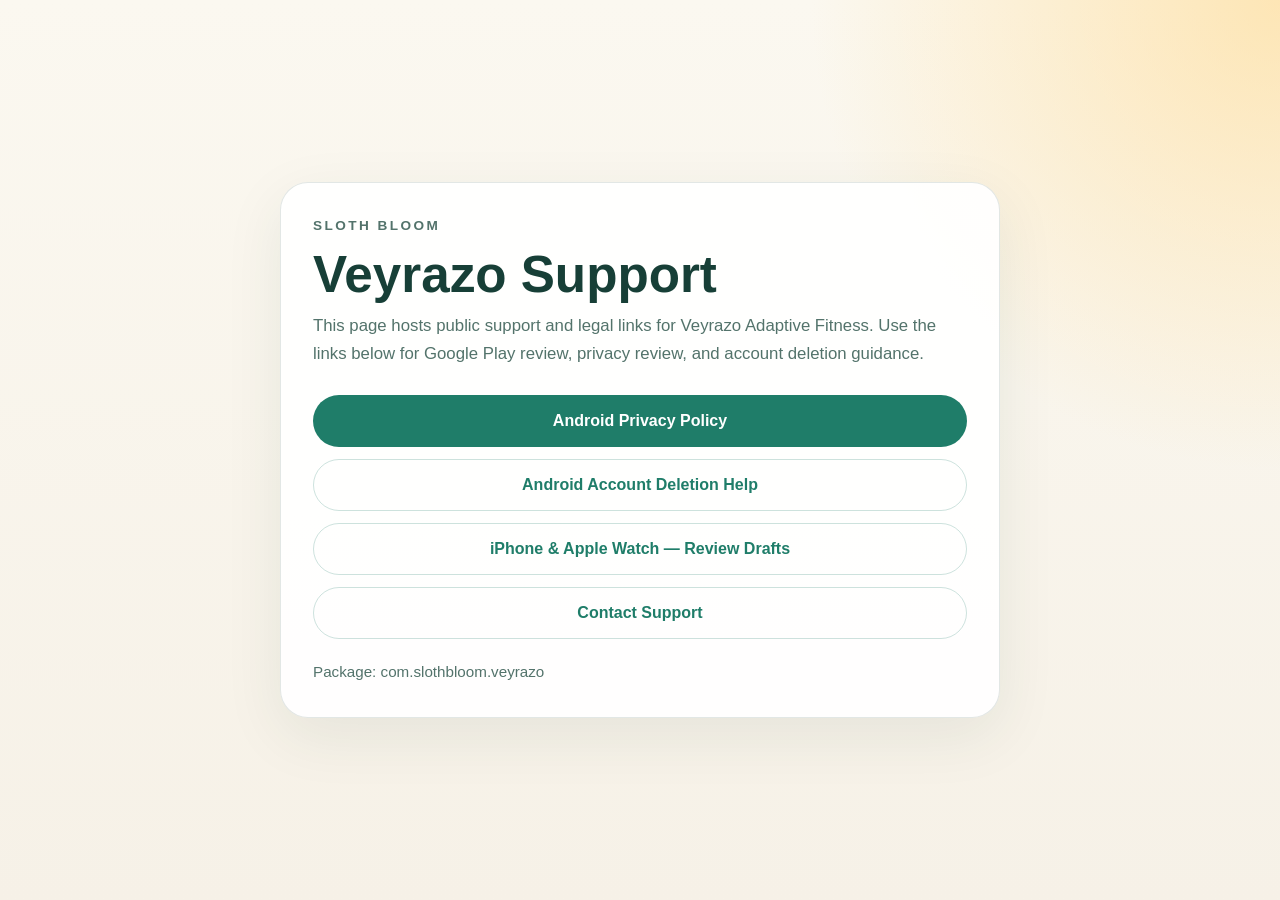
<file: index.html>
<!DOCTYPE html>
<html lang="en">
<head>
    <meta charset="utf-8">
    <meta name="viewport" content="width=device-width, initial-scale=1">
    <title>Veyrazo Support</title>
    <style>
        :root {
            color-scheme: light;
            --bg: #f6f1e7;
            --card: rgba(255, 255, 255, 0.92);
            --text: #173f37;
            --muted: #53736b;
            --accent: #1f7d69;
            --border: rgba(23, 63, 55, 0.12);
        }

        * { box-sizing: border-box; }

        body {
            margin: 0;
            min-height: 100vh;
            font-family: "Segoe UI", Arial, sans-serif;
            color: var(--text);
            background:
                radial-gradient(circle at top right, rgba(255, 220, 150, 0.65), transparent 30%),
                linear-gradient(180deg, #fbf8f0 0%, var(--bg) 100%);
            display: grid;
            place-items: center;
            padding: 24px;
        }

        .card {
            width: min(720px, 100%);
            background: var(--card);
            border: 1px solid var(--border);
            border-radius: 28px;
            padding: 32px;
            box-shadow: 0 18px 60px rgba(23, 63, 55, 0.08);
        }

        .eyebrow {
            margin: 0 0 12px;
            font-size: 0.85rem;
            letter-spacing: 0.18em;
            text-transform: uppercase;
            color: var(--muted);
            font-weight: 700;
        }

        h1 {
            margin: 0 0 12px;
            font-size: clamp(2rem, 5vw, 3.2rem);
            line-height: 0.98;
        }

        p {
            margin: 0;
            font-size: 1.05rem;
            line-height: 1.65;
            color: var(--muted);
        }

        .actions {
            display: grid;
            gap: 12px;
            margin-top: 28px;
        }

        a.button {
            display: inline-flex;
            justify-content: center;
            align-items: center;
            min-height: 52px;
            padding: 0 18px;
            border-radius: 999px;
            background: var(--accent);
            color: white;
            text-decoration: none;
            font-weight: 700;
        }

        a.secondary {
            background: transparent;
            color: var(--accent);
            border: 1px solid rgba(31, 125, 105, 0.22);
        }

        .meta {
            margin-top: 20px;
            font-size: 0.95rem;
            color: var(--muted);
        }
    </style>
</head>
<body>
<main class="card">
    <p class="eyebrow">Sloth Bloom</p>
    <h1>Veyrazo Support</h1>
    <p>
        This page hosts public support and legal links for Veyrazo Adaptive Fitness.
        Use the links below for Google Play review, privacy review, and account deletion guidance.
    </p>

    <div class="actions">
        <a class="button" href="privacy-policy.html">Android Privacy Policy</a>
        <a class="button secondary" href="delete-account.html">Android Account Deletion Help</a>
        <a class="button secondary" href="ios.html">iPhone &amp; Apple Watch — Review Drafts</a>
        <a class="button secondary" href="mailto:veyrazo.review@gmail.com?subject=Veyrazo%20support">Contact Support</a>
    </div>
    <p class="meta">Package: com.slothbloom.veyrazo</p>
</main>
</body>
</html>
</file>
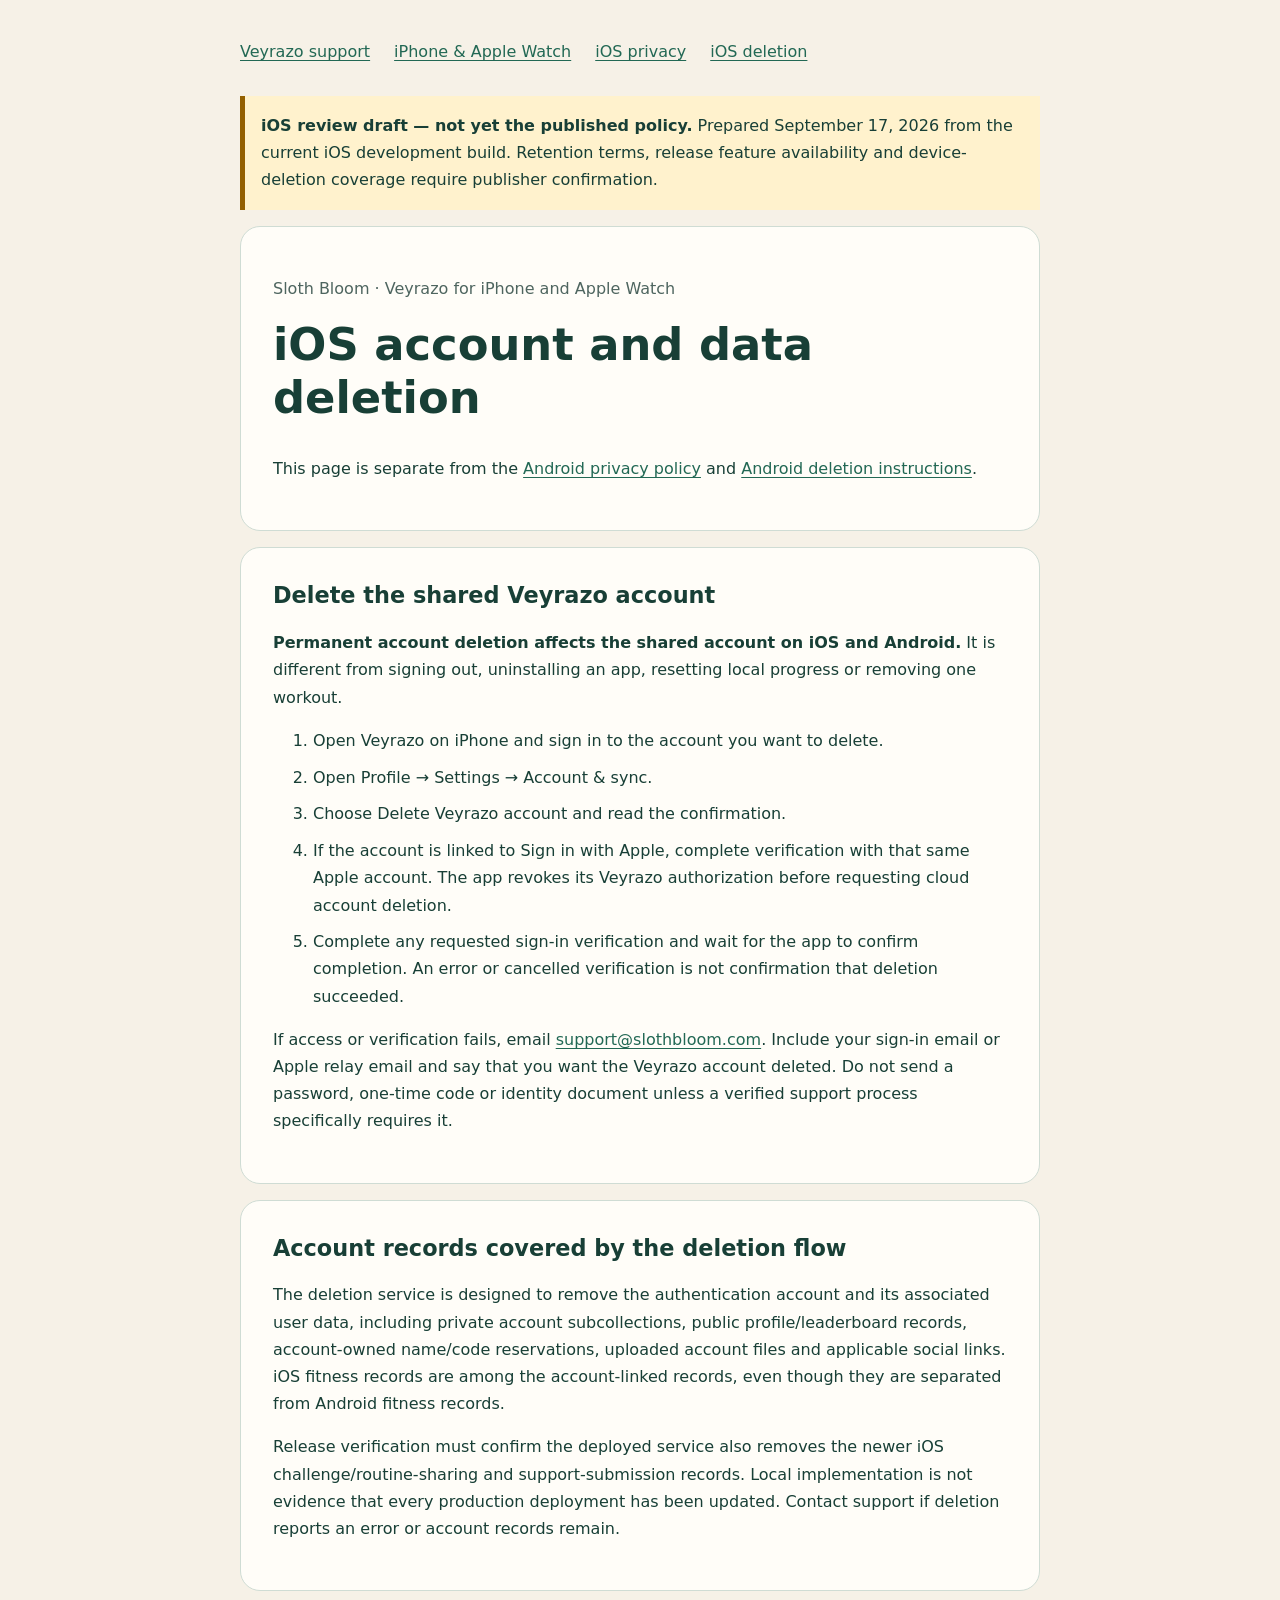
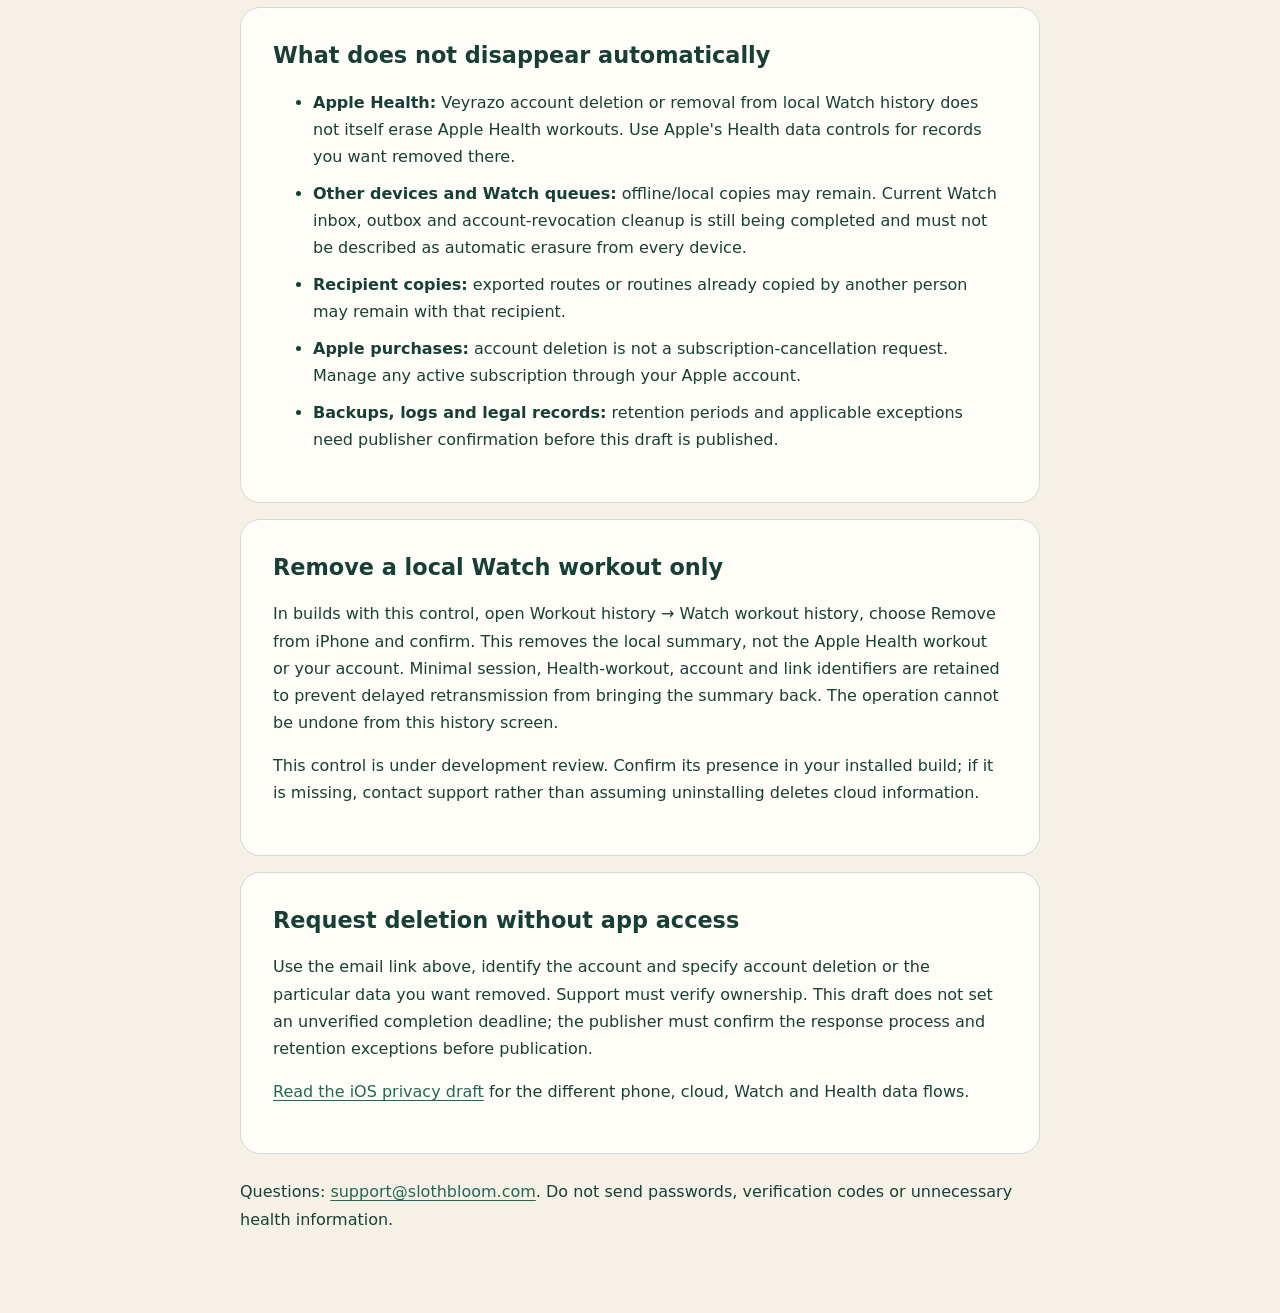
<file: delete-account-ios.html>
<!doctype html>
<html lang="en"><head><meta charset="utf-8"><meta name="viewport" content="width=device-width, initial-scale=1"><meta name="robots" content="noindex"><title>iOS account and data deletion | Veyrazo iOS</title><link rel="stylesheet" href="ios-legal.css"></head>
<body><main><nav aria-label="Policy navigation"><a href="index.html">Veyrazo support</a><a href="ios.html">iPhone &amp; Apple Watch</a><a href="privacy-policy-ios.html">iOS privacy</a><a href="delete-account-ios.html">iOS deletion</a></nav>
<p class="notice"><strong>iOS review draft — not yet the published policy.</strong> Prepared September 17, 2026 from the current iOS development build. Retention terms, release feature availability and device-deletion coverage require publisher confirmation.</p>
<header><p class="meta">Sloth Bloom · Veyrazo for iPhone and Apple Watch</p><h1>iOS account and data deletion</h1><p>This page is separate from the <a href="privacy-policy.html">Android privacy policy</a> and <a href="delete-account.html">Android deletion instructions</a>.</p></header>

<section><h2>Delete the shared Veyrazo account</h2><p><strong>Permanent account deletion affects the shared account on iOS and Android.</strong> It is different from signing out, uninstalling an app, resetting local progress or removing one workout.</p><ol><li>Open Veyrazo on iPhone and sign in to the account you want to delete.</li><li>Open Profile → Settings → Account &amp; sync.</li><li>Choose Delete Veyrazo account and read the confirmation.</li><li>If the account is linked to Sign in with Apple, complete verification with that same Apple account. The app revokes its Veyrazo authorization before requesting cloud account deletion.</li><li>Complete any requested sign-in verification and wait for the app to confirm completion. An error or cancelled verification is not confirmation that deletion succeeded.</li></ol><p>If access or verification fails, email <a href="mailto:support@slothbloom.com?subject=Veyrazo%20iOS%20account%20deletion">support@slothbloom.com</a>. Include your sign-in email or Apple relay email and say that you want the Veyrazo account deleted. Do not send a password, one-time code or identity document unless a verified support process specifically requires it.</p></section>
<section><h2>Account records covered by the deletion flow</h2><p>The deletion service is designed to remove the authentication account and its associated user data, including private account subcollections, public profile/leaderboard records, account-owned name/code reservations, uploaded account files and applicable social links. iOS fitness records are among the account-linked records, even though they are separated from Android fitness records.</p><p>Release verification must confirm the deployed service also removes the newer iOS challenge/routine-sharing and support-submission records. Local implementation is not evidence that every production deployment has been updated. Contact support if deletion reports an error or account records remain.</p></section>
<section><h2>What does not disappear automatically</h2><ul><li><strong>Apple Health:</strong> Veyrazo account deletion or removal from local Watch history does not itself erase Apple Health workouts. Use Apple's Health data controls for records you want removed there.</li><li><strong>Other devices and Watch queues:</strong> offline/local copies may remain. Current Watch inbox, outbox and account-revocation cleanup is still being completed and must not be described as automatic erasure from every device.</li><li><strong>Recipient copies:</strong> exported routes or routines already copied by another person may remain with that recipient.</li><li><strong>Apple purchases:</strong> account deletion is not a subscription-cancellation request. Manage any active subscription through your Apple account.</li><li><strong>Backups, logs and legal records:</strong> retention periods and applicable exceptions need publisher confirmation before this draft is published.</li></ul></section>
<section><h2>Remove a local Watch workout only</h2><p>In builds with this control, open Workout history → Watch workout history, choose Remove from iPhone and confirm. This removes the local summary, not the Apple Health workout or your account. Minimal session, Health-workout, account and link identifiers are retained to prevent delayed retransmission from bringing the summary back. The operation cannot be undone from this history screen.</p><p>This control is under development review. Confirm its presence in your installed build; if it is missing, contact support rather than assuming uninstalling deletes cloud information.</p></section>
<section><h2>Request deletion without app access</h2><p>Use the email link above, identify the account and specify account deletion or the particular data you want removed. Support must verify ownership. This draft does not set an unverified completion deadline; the publisher must confirm the response process and retention exceptions before publication.</p><p><a href="privacy-policy-ios.html">Read the iOS privacy draft</a> for the different phone, cloud, Watch and Health data flows.</p></section>
<footer><p>Questions: <a href="mailto:support@slothbloom.com">support@slothbloom.com</a>. Do not send passwords, verification codes or unnecessary health information.</p></footer></main></body></html>
</file>
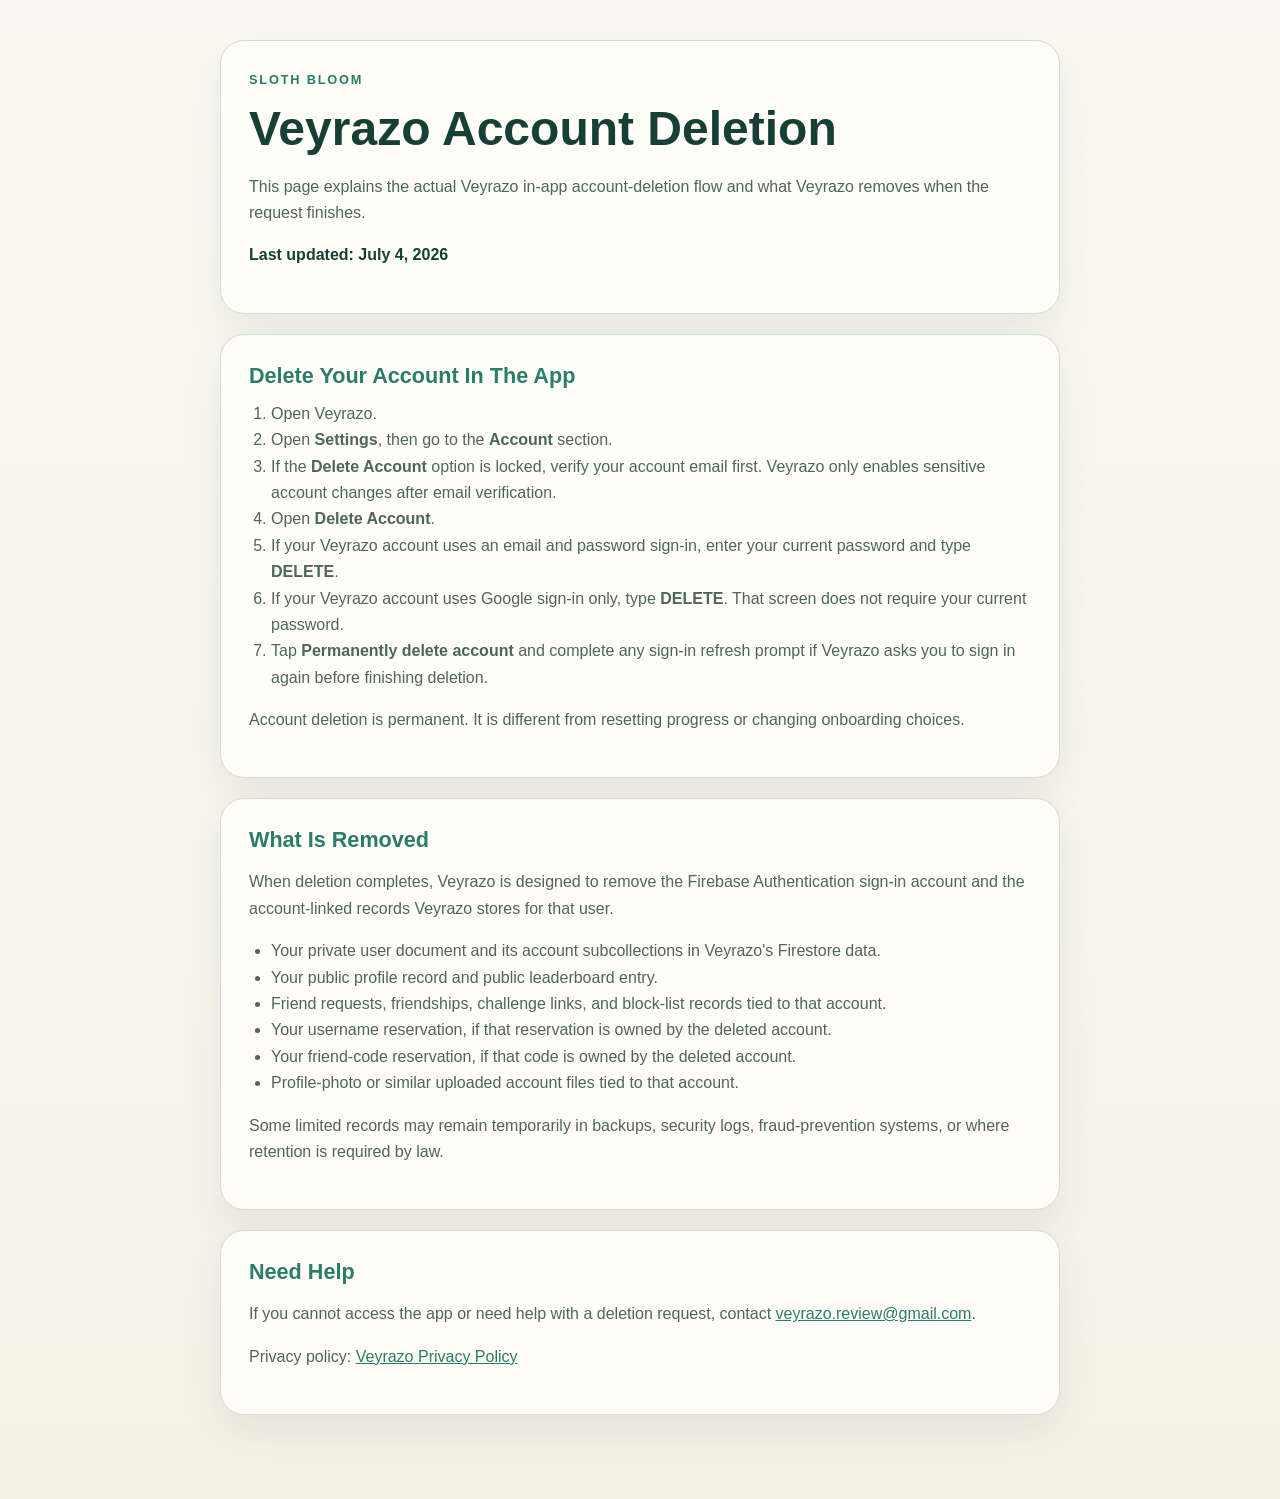
<file: delete-account.html>
<!DOCTYPE html>
<html lang="en">
<head>
    <meta charset="utf-8">
    <meta name="viewport" content="width=device-width, initial-scale=1">
    <title>Veyrazo Account Deletion</title>
    <style>
        :root {
            color-scheme: light;
            --bg: #f6f1e7;
            --card: #fffdf8;
            --ink: #183f36;
            --muted: #4e655f;
            --line: #cfdcd4;
            --accent: #2a7d69;
        }
        * { box-sizing: border-box; }
        body {
            margin: 0;
            font-family: "Segoe UI", Arial, sans-serif;
            line-height: 1.65;
            background: linear-gradient(180deg, #fbf8f1 0%, var(--bg) 100%);
            color: var(--ink);
        }
        main {
            max-width: 880px;
            margin: 0 auto;
            padding: 40px 20px 64px;
        }
        section {
            background: rgba(255, 253, 248, 0.96);
            border: 1px solid var(--line);
            border-radius: 24px;
            padding: 28px;
            box-shadow: 0 18px 40px rgba(24, 63, 54, 0.08);
            margin-bottom: 20px;
        }
        h1, h2 { margin: 0 0 12px; line-height: 1.2; }
        h1 { font-size: clamp(2rem, 5vw, 3rem); }
        h2 { font-size: 1.35rem; color: var(--accent); }
        p, li { color: var(--muted); font-size: 1rem; }
        ul, ol { margin: 10px 0 0 22px; padding: 0; }
        a { color: var(--accent); }
        .eyebrow {
            text-transform: uppercase;
            letter-spacing: 0.14em;
            font-size: 0.8rem;
            font-weight: 700;
            color: var(--accent);
            margin-bottom: 10px;
        }
        .updated {
            margin-top: 16px;
            font-weight: 600;
            color: var(--ink);
        }
    </style>
</head>
<body>
<main>
    <section>
        <div class="eyebrow">Sloth Bloom</div>
        <h1>Veyrazo Account Deletion</h1>
        <p>This page explains the actual Veyrazo in-app account-deletion flow and what Veyrazo removes when the request finishes.</p>
        <p class="updated">Last updated: July 4, 2026</p>
    </section>

    <section>
        <h2>Delete Your Account In The App</h2>
        <ol>
            <li>Open Veyrazo.</li>
            <li>Open <strong>Settings</strong>, then go to the <strong>Account</strong> section.</li>
            <li>If the <strong>Delete Account</strong> option is locked, verify your account email first. Veyrazo only enables sensitive account changes after email verification.</li>
            <li>Open <strong>Delete Account</strong>.</li>
            <li>If your Veyrazo account uses an email and password sign-in, enter your current password and type <strong>DELETE</strong>.</li>
            <li>If your Veyrazo account uses Google sign-in only, type <strong>DELETE</strong>. That screen does not require your current password.</li>
            <li>Tap <strong>Permanently delete account</strong> and complete any sign-in refresh prompt if Veyrazo asks you to sign in again before finishing deletion.</li>
        </ol>
        <p>Account deletion is permanent. It is different from resetting progress or changing onboarding choices.</p>
    </section>

    <section>
        <h2>What Is Removed</h2>
        <p>When deletion completes, Veyrazo is designed to remove the Firebase Authentication sign-in account and the account-linked records Veyrazo stores for that user.</p>
        <ul>
            <li>Your private user document and its account subcollections in Veyrazo's Firestore data.</li>
            <li>Your public profile record and public leaderboard entry.</li>
            <li>Friend requests, friendships, challenge links, and block-list records tied to that account.</li>
            <li>Your username reservation, if that reservation is owned by the deleted account.</li>
            <li>Your friend-code reservation, if that code is owned by the deleted account.</li>
            <li>Profile-photo or similar uploaded account files tied to that account.</li>
        </ul>
        <p>Some limited records may remain temporarily in backups, security logs, fraud-prevention systems, or where retention is required by law.</p>
    </section>

    <section>
        <h2>Need Help</h2>
        <p>If you cannot access the app or need help with a deletion request, contact <a href="mailto:veyrazo.review@gmail.com">veyrazo.review@gmail.com</a>.</p>
        <p>Privacy policy: <a href="privacy-policy.html">Veyrazo Privacy Policy</a></p>
    </section>
</main>
</body>
</html>
</file>
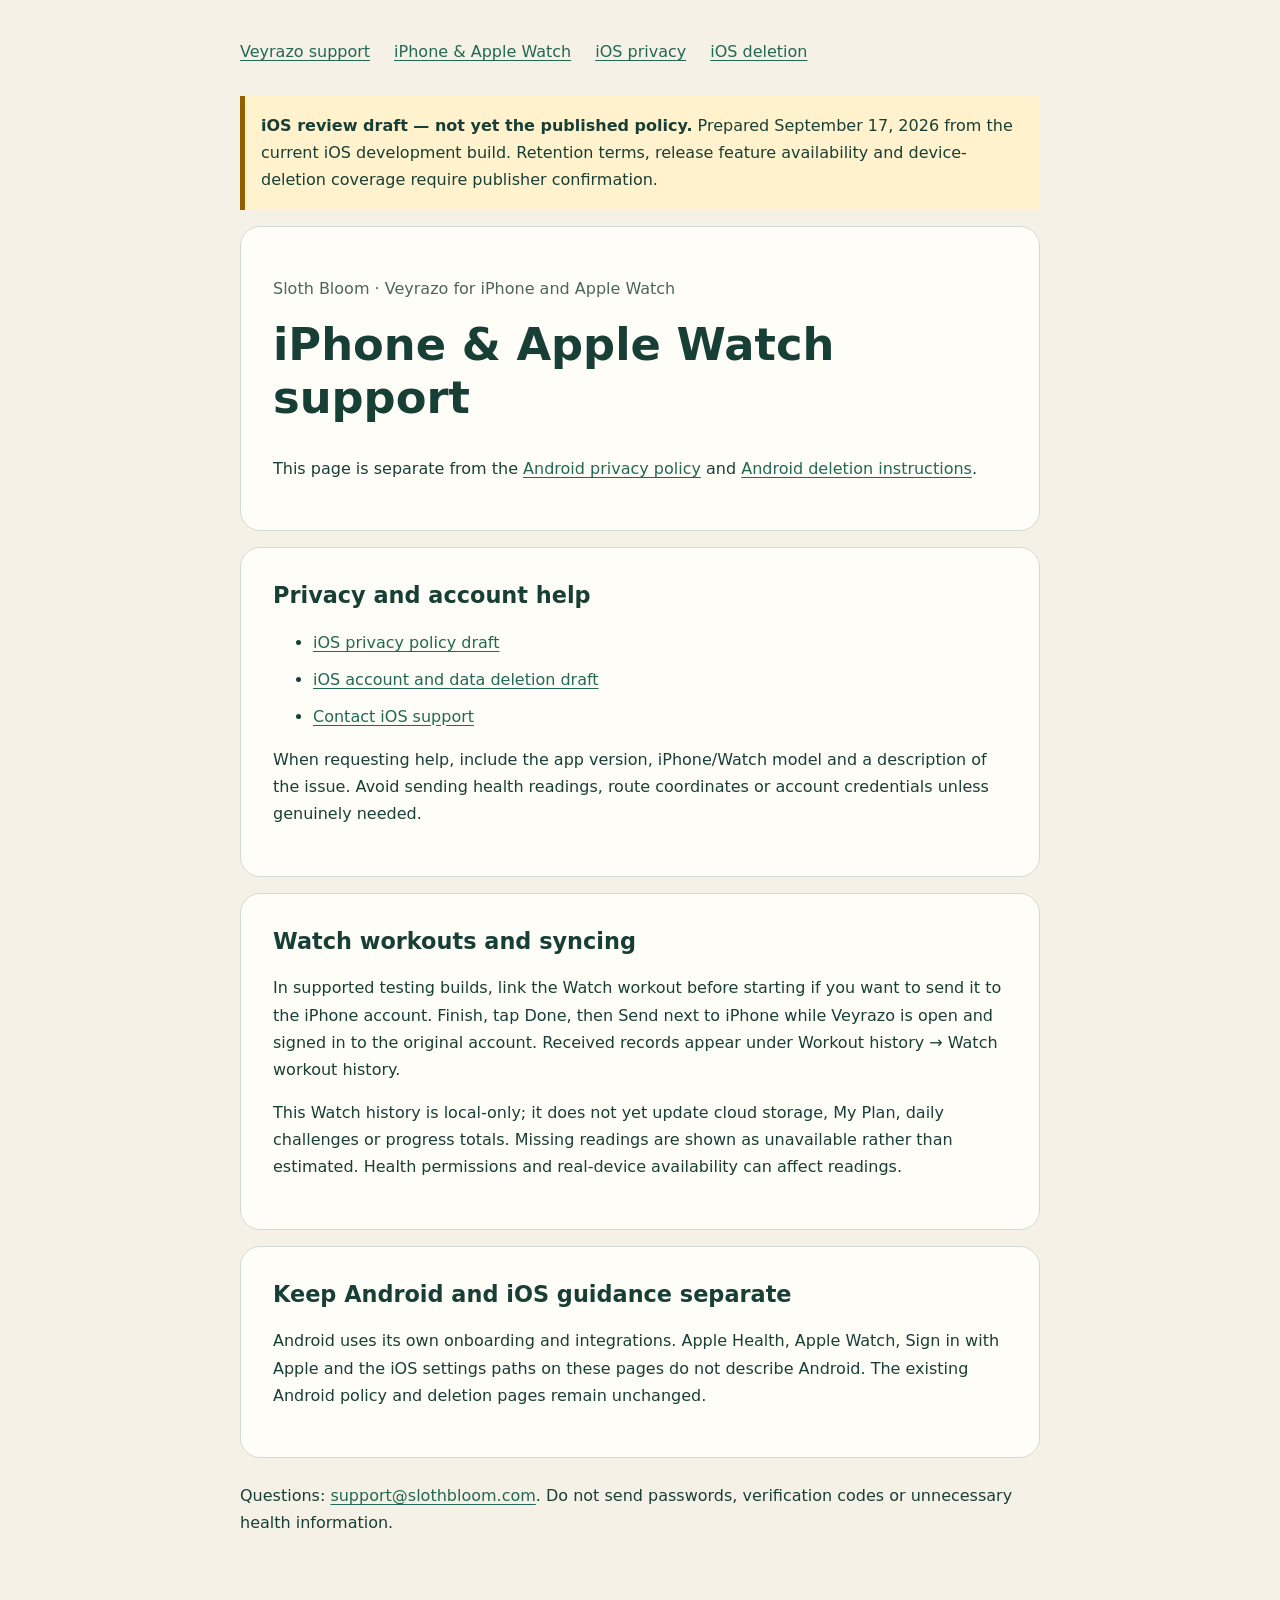
<file: ios.html>
<!doctype html>
<html lang="en"><head><meta charset="utf-8"><meta name="viewport" content="width=device-width, initial-scale=1"><meta name="robots" content="noindex"><title>iPhone &amp; Apple Watch support | Veyrazo iOS</title><link rel="stylesheet" href="ios-legal.css"></head>
<body><main><nav aria-label="Policy navigation"><a href="index.html">Veyrazo support</a><a href="ios.html">iPhone &amp; Apple Watch</a><a href="privacy-policy-ios.html">iOS privacy</a><a href="delete-account-ios.html">iOS deletion</a></nav>
<p class="notice"><strong>iOS review draft — not yet the published policy.</strong> Prepared September 17, 2026 from the current iOS development build. Retention terms, release feature availability and device-deletion coverage require publisher confirmation.</p>
<header><p class="meta">Sloth Bloom · Veyrazo for iPhone and Apple Watch</p><h1>iPhone &amp; Apple Watch support</h1><p>This page is separate from the <a href="privacy-policy.html">Android privacy policy</a> and <a href="delete-account.html">Android deletion instructions</a>.</p></header>

<section><h2>Privacy and account help</h2><ul><li><a href="privacy-policy-ios.html">iOS privacy policy draft</a></li><li><a href="delete-account-ios.html">iOS account and data deletion draft</a></li><li><a href="mailto:support@slothbloom.com?subject=Veyrazo%20iOS%20support">Contact iOS support</a></li></ul><p>When requesting help, include the app version, iPhone/Watch model and a description of the issue. Avoid sending health readings, route coordinates or account credentials unless genuinely needed.</p></section>
<section><h2>Watch workouts and syncing</h2><p>In supported testing builds, link the Watch workout before starting if you want to send it to the iPhone account. Finish, tap Done, then Send next to iPhone while Veyrazo is open and signed in to the original account. Received records appear under Workout history → Watch workout history.</p><p>This Watch history is local-only; it does not yet update cloud storage, My Plan, daily challenges or progress totals. Missing readings are shown as unavailable rather than estimated. Health permissions and real-device availability can affect readings.</p></section>
<section><h2>Keep Android and iOS guidance separate</h2><p>Android uses its own onboarding and integrations. Apple Health, Apple Watch, Sign in with Apple and the iOS settings paths on these pages do not describe Android. The existing Android policy and deletion pages remain unchanged.</p></section>
<footer><p>Questions: <a href="mailto:support@slothbloom.com">support@slothbloom.com</a>. Do not send passwords, verification codes or unnecessary health information.</p></footer></main></body></html>
</file>
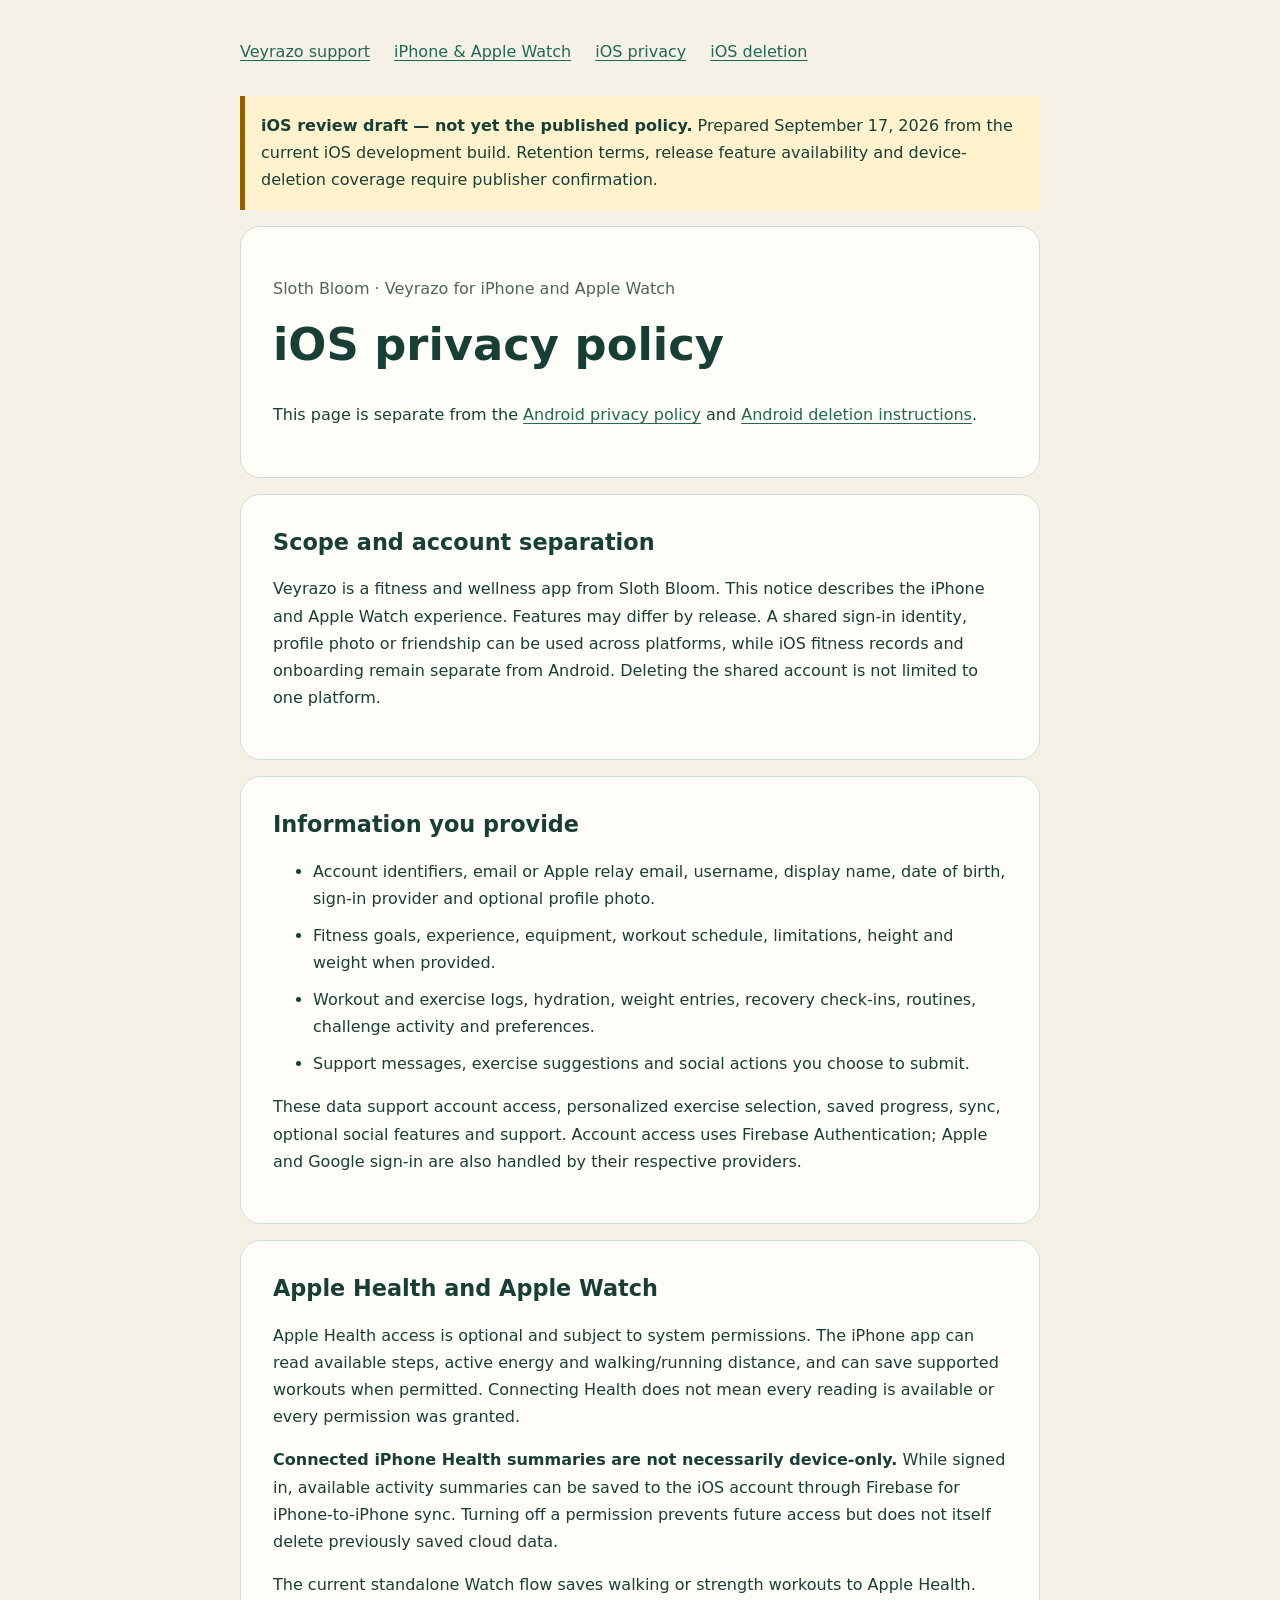
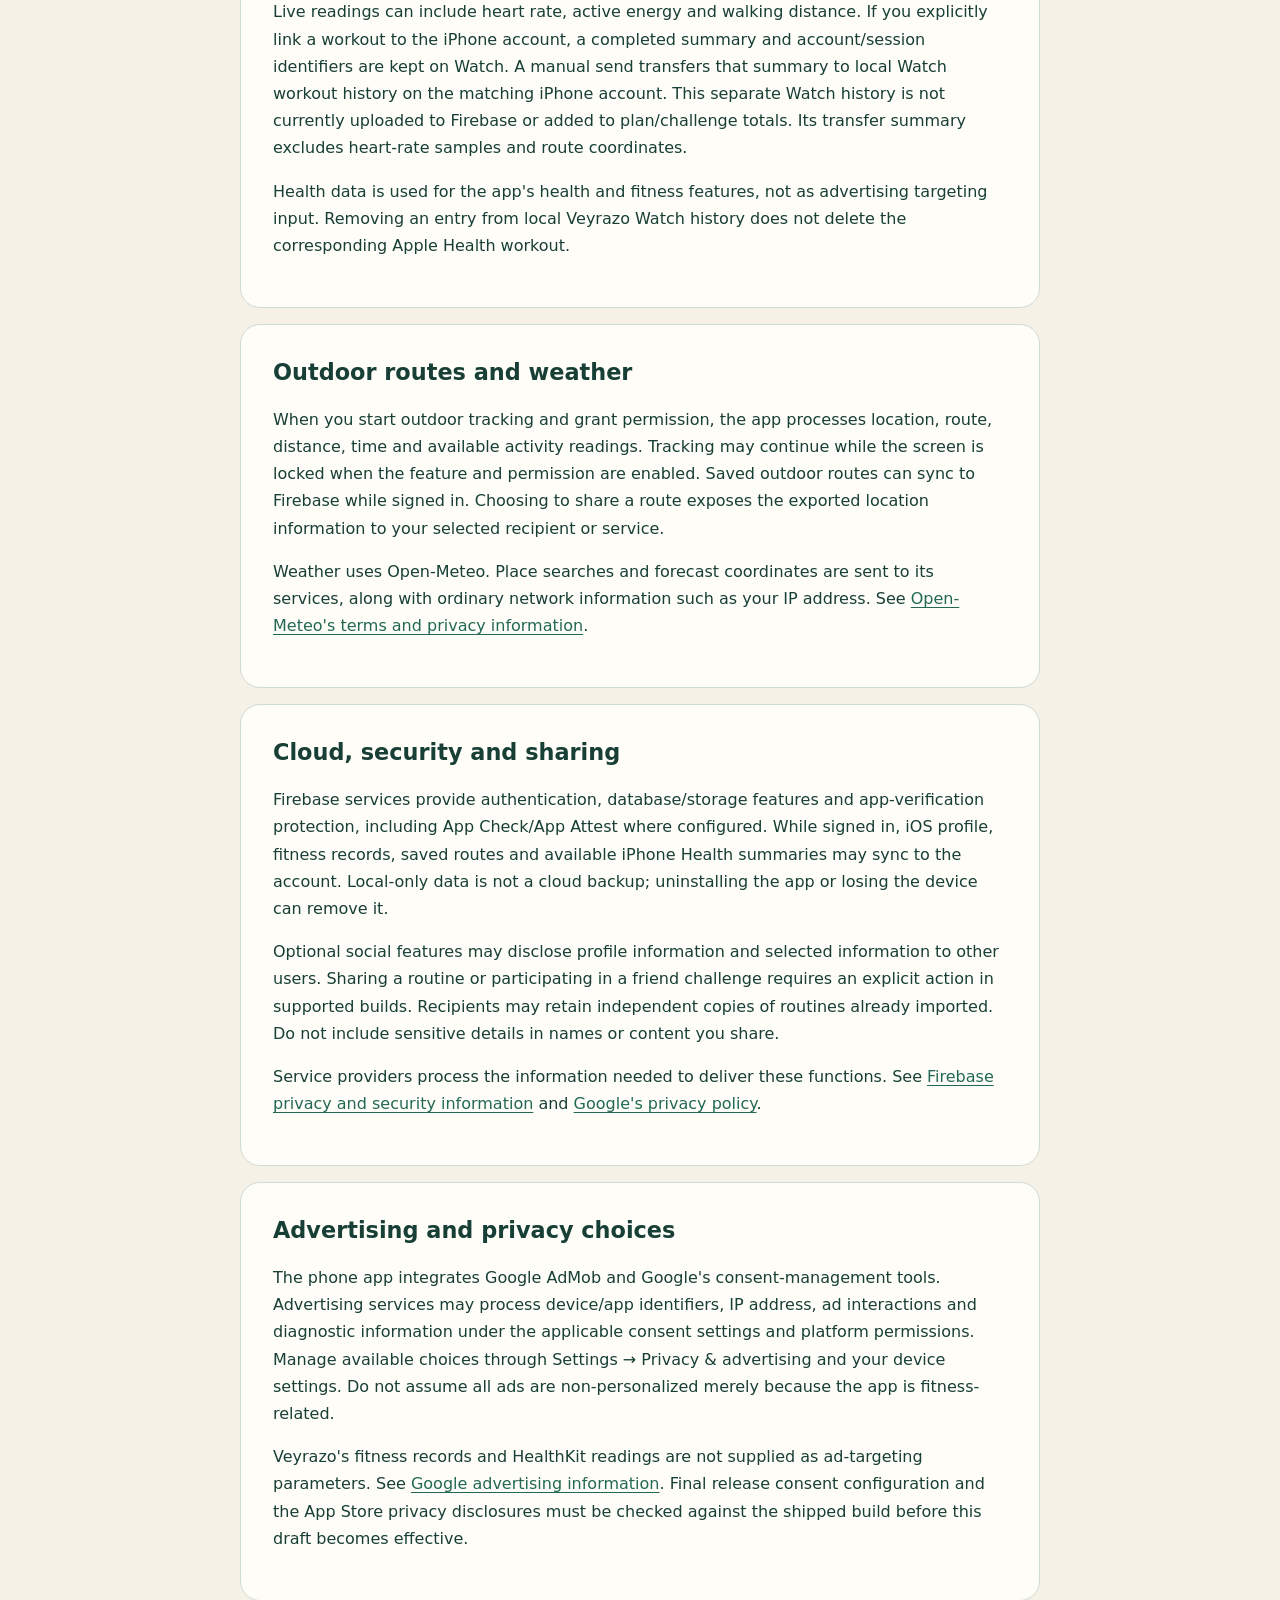
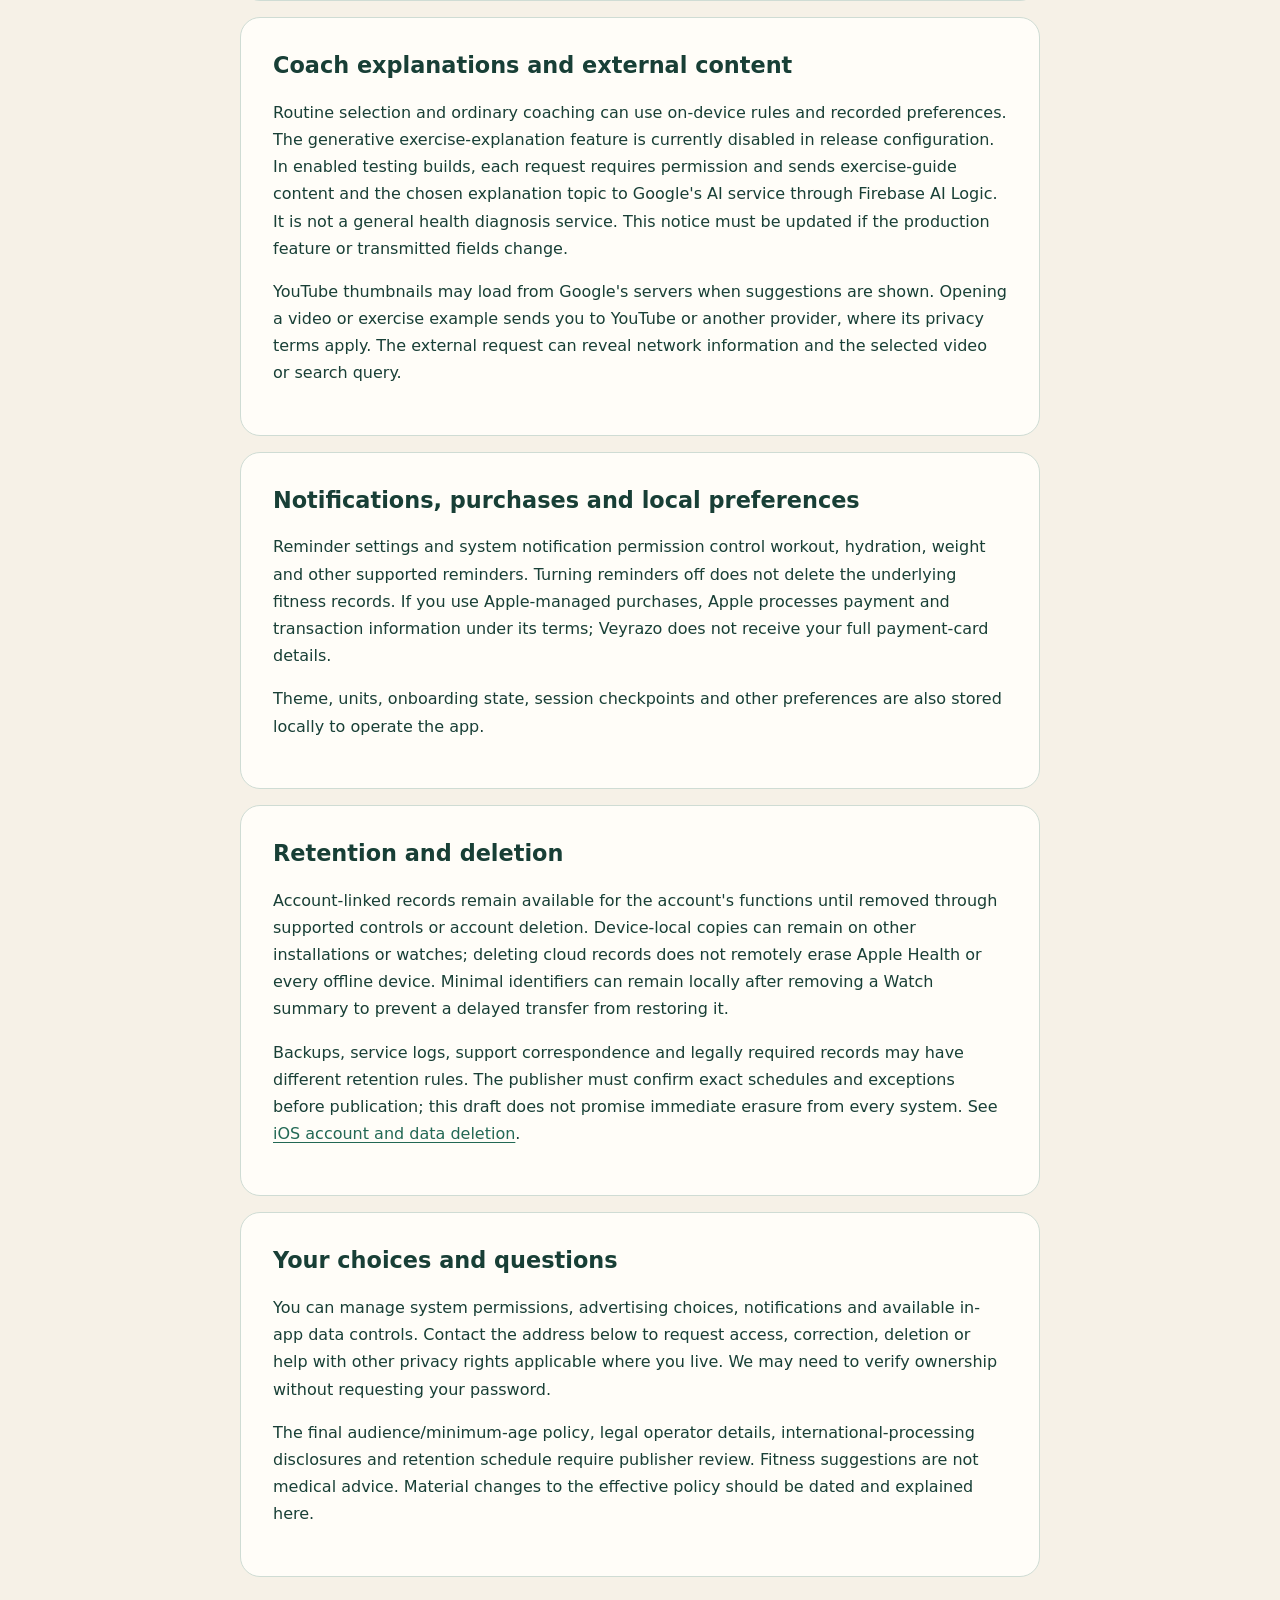
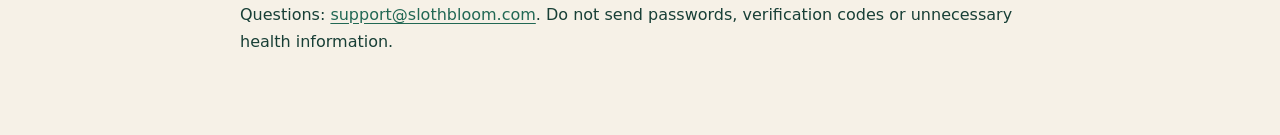
<file: privacy-policy-ios.html>
<!doctype html>
<html lang="en"><head><meta charset="utf-8"><meta name="viewport" content="width=device-width, initial-scale=1"><meta name="robots" content="noindex"><title>iOS privacy policy | Veyrazo iOS</title><link rel="stylesheet" href="ios-legal.css"></head>
<body><main><nav aria-label="Policy navigation"><a href="index.html">Veyrazo support</a><a href="ios.html">iPhone &amp; Apple Watch</a><a href="privacy-policy-ios.html">iOS privacy</a><a href="delete-account-ios.html">iOS deletion</a></nav>
<p class="notice"><strong>iOS review draft — not yet the published policy.</strong> Prepared September 17, 2026 from the current iOS development build. Retention terms, release feature availability and device-deletion coverage require publisher confirmation.</p>
<header><p class="meta">Sloth Bloom · Veyrazo for iPhone and Apple Watch</p><h1>iOS privacy policy</h1><p>This page is separate from the <a href="privacy-policy.html">Android privacy policy</a> and <a href="delete-account.html">Android deletion instructions</a>.</p></header>

<section><h2>Scope and account separation</h2><p>Veyrazo is a fitness and wellness app from Sloth Bloom. This notice describes the iPhone and Apple Watch experience. Features may differ by release. A shared sign-in identity, profile photo or friendship can be used across platforms, while iOS fitness records and onboarding remain separate from Android. Deleting the shared account is not limited to one platform.</p></section>
<section><h2>Information you provide</h2><ul><li>Account identifiers, email or Apple relay email, username, display name, date of birth, sign-in provider and optional profile photo.</li><li>Fitness goals, experience, equipment, workout schedule, limitations, height and weight when provided.</li><li>Workout and exercise logs, hydration, weight entries, recovery check-ins, routines, challenge activity and preferences.</li><li>Support messages, exercise suggestions and social actions you choose to submit.</li></ul><p>These data support account access, personalized exercise selection, saved progress, sync, optional social features and support. Account access uses Firebase Authentication; Apple and Google sign-in are also handled by their respective providers.</p></section>
<section><h2>Apple Health and Apple Watch</h2><p>Apple Health access is optional and subject to system permissions. The iPhone app can read available steps, active energy and walking/running distance, and can save supported workouts when permitted. Connecting Health does not mean every reading is available or every permission was granted.</p><p><strong>Connected iPhone Health summaries are not necessarily device-only.</strong> While signed in, available activity summaries can be saved to the iOS account through Firebase for iPhone-to-iPhone sync. Turning off a permission prevents future access but does not itself delete previously saved cloud data.</p><p>The current standalone Watch flow saves walking or strength workouts to Apple Health. Live readings can include heart rate, active energy and walking distance. If you explicitly link a workout to the iPhone account, a completed summary and account/session identifiers are kept on Watch. A manual send transfers that summary to local Watch workout history on the matching iPhone account. This separate Watch history is not currently uploaded to Firebase or added to plan/challenge totals. Its transfer summary excludes heart-rate samples and route coordinates.</p><p>Health data is used for the app's health and fitness features, not as advertising targeting input. Removing an entry from local Veyrazo Watch history does not delete the corresponding Apple Health workout.</p></section>
<section><h2>Outdoor routes and weather</h2><p>When you start outdoor tracking and grant permission, the app processes location, route, distance, time and available activity readings. Tracking may continue while the screen is locked when the feature and permission are enabled. Saved outdoor routes can sync to Firebase while signed in. Choosing to share a route exposes the exported location information to your selected recipient or service.</p><p>Weather uses Open-Meteo. Place searches and forecast coordinates are sent to its services, along with ordinary network information such as your IP address. See <a href="https://open-meteo.com/en/terms">Open-Meteo's terms and privacy information</a>.</p></section>
<section><h2>Cloud, security and sharing</h2><p>Firebase services provide authentication, database/storage features and app-verification protection, including App Check/App Attest where configured. While signed in, iOS profile, fitness records, saved routes and available iPhone Health summaries may sync to the account. Local-only data is not a cloud backup; uninstalling the app or losing the device can remove it.</p><p>Optional social features may disclose profile information and selected information to other users. Sharing a routine or participating in a friend challenge requires an explicit action in supported builds. Recipients may retain independent copies of routines already imported. Do not include sensitive details in names or content you share.</p><p>Service providers process the information needed to deliver these functions. See <a href="https://firebase.google.com/support/privacy">Firebase privacy and security information</a> and <a href="https://policies.google.com/privacy">Google's privacy policy</a>.</p></section>
<section><h2>Advertising and privacy choices</h2><p>The phone app integrates Google AdMob and Google's consent-management tools. Advertising services may process device/app identifiers, IP address, ad interactions and diagnostic information under the applicable consent settings and platform permissions. Manage available choices through Settings → Privacy &amp; advertising and your device settings. Do not assume all ads are non-personalized merely because the app is fitness-related.</p><p>Veyrazo's fitness records and HealthKit readings are not supplied as ad-targeting parameters. See <a href="https://policies.google.com/technologies/ads">Google advertising information</a>. Final release consent configuration and the App Store privacy disclosures must be checked against the shipped build before this draft becomes effective.</p></section>
<section><h2>Coach explanations and external content</h2><p>Routine selection and ordinary coaching can use on-device rules and recorded preferences. The generative exercise-explanation feature is currently disabled in release configuration. In enabled testing builds, each request requires permission and sends exercise-guide content and the chosen explanation topic to Google's AI service through Firebase AI Logic. It is not a general health diagnosis service. This notice must be updated if the production feature or transmitted fields change.</p><p>YouTube thumbnails may load from Google's servers when suggestions are shown. Opening a video or exercise example sends you to YouTube or another provider, where its privacy terms apply. The external request can reveal network information and the selected video or search query.</p></section>
<section><h2>Notifications, purchases and local preferences</h2><p>Reminder settings and system notification permission control workout, hydration, weight and other supported reminders. Turning reminders off does not delete the underlying fitness records. If you use Apple-managed purchases, Apple processes payment and transaction information under its terms; Veyrazo does not receive your full payment-card details.</p><p>Theme, units, onboarding state, session checkpoints and other preferences are also stored locally to operate the app.</p></section>
<section><h2>Retention and deletion</h2><p>Account-linked records remain available for the account's functions until removed through supported controls or account deletion. Device-local copies can remain on other installations or watches; deleting cloud records does not remotely erase Apple Health or every offline device. Minimal identifiers can remain locally after removing a Watch summary to prevent a delayed transfer from restoring it.</p><p>Backups, service logs, support correspondence and legally required records may have different retention rules. The publisher must confirm exact schedules and exceptions before publication; this draft does not promise immediate erasure from every system. See <a href="delete-account-ios.html">iOS account and data deletion</a>.</p></section>
<section><h2>Your choices and questions</h2><p>You can manage system permissions, advertising choices, notifications and available in-app data controls. Contact the address below to request access, correction, deletion or help with other privacy rights applicable where you live. We may need to verify ownership without requesting your password.</p><p>The final audience/minimum-age policy, legal operator details, international-processing disclosures and retention schedule require publisher review. Fitness suggestions are not medical advice. Material changes to the effective policy should be dated and explained here.</p></section>
<footer><p>Questions: <a href="mailto:support@slothbloom.com">support@slothbloom.com</a>. Do not send passwords, verification codes or unnecessary health information.</p></footer></main></body></html>
</file>
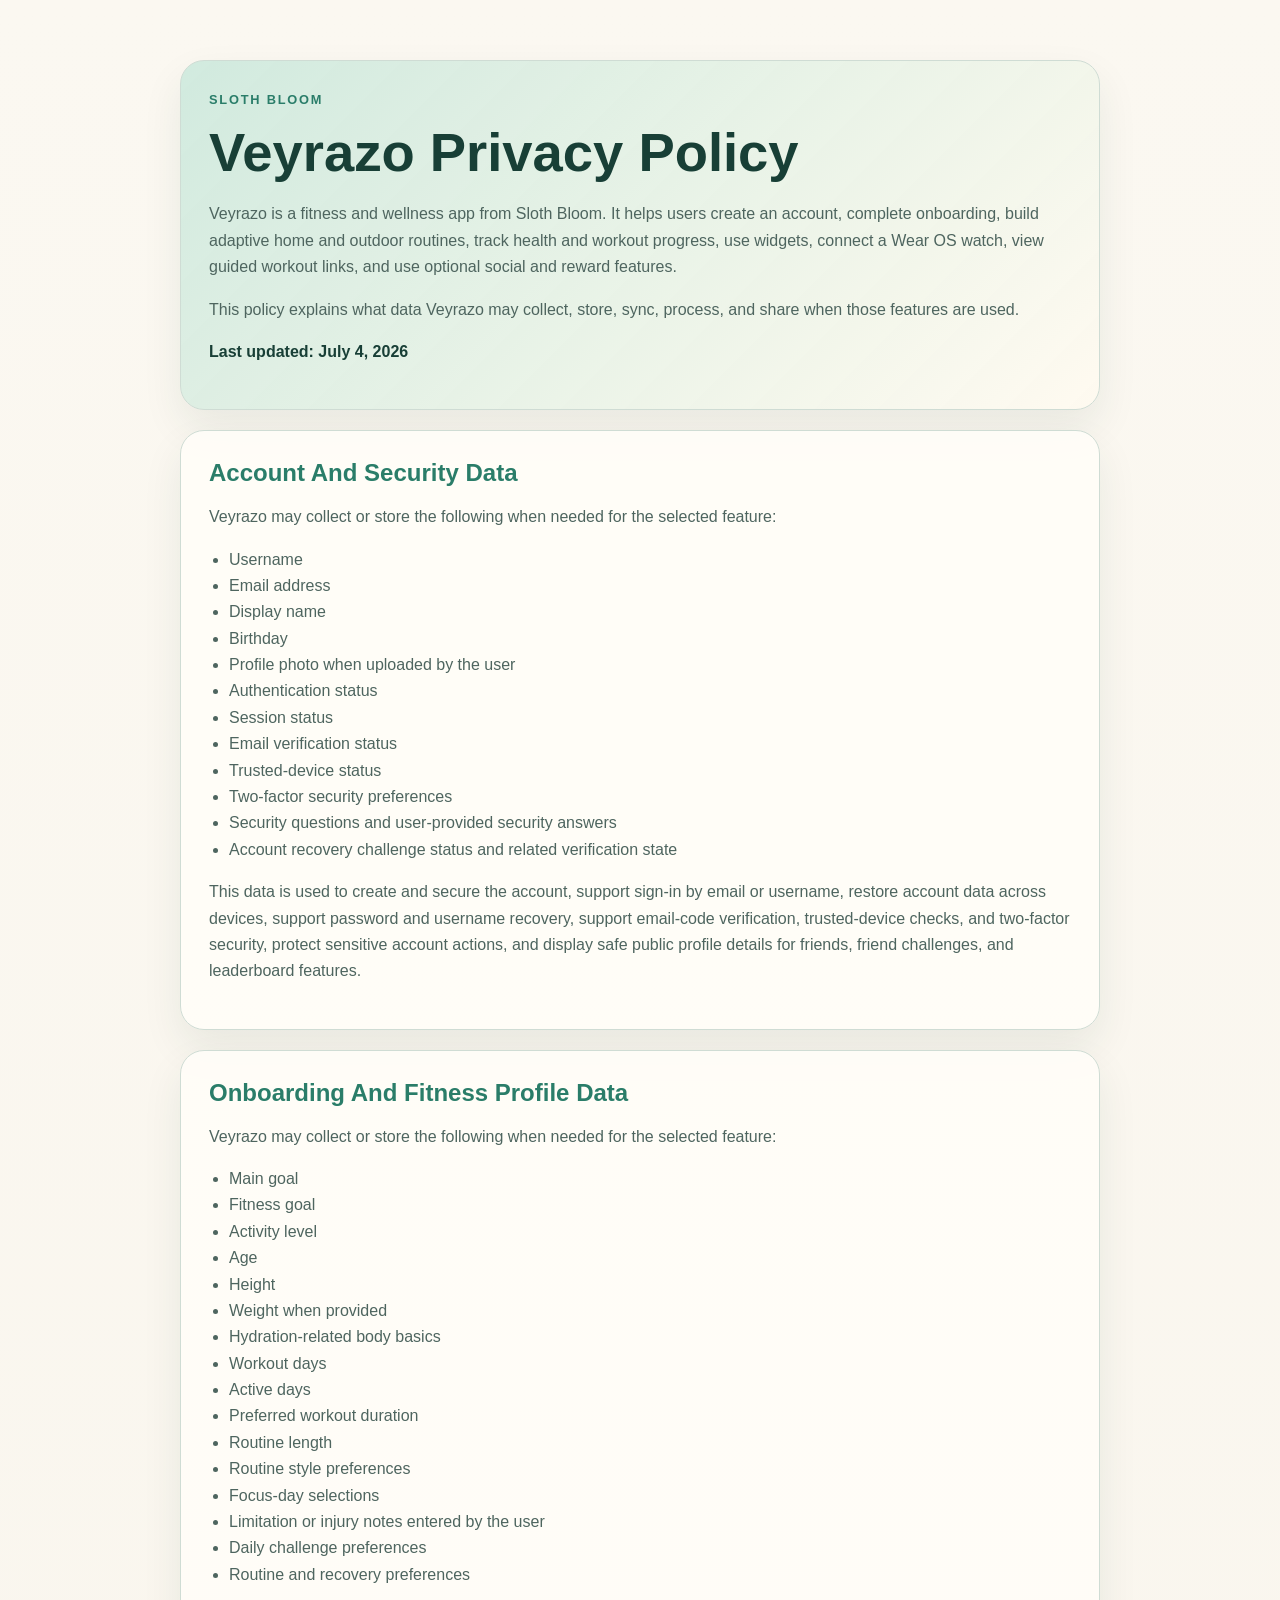
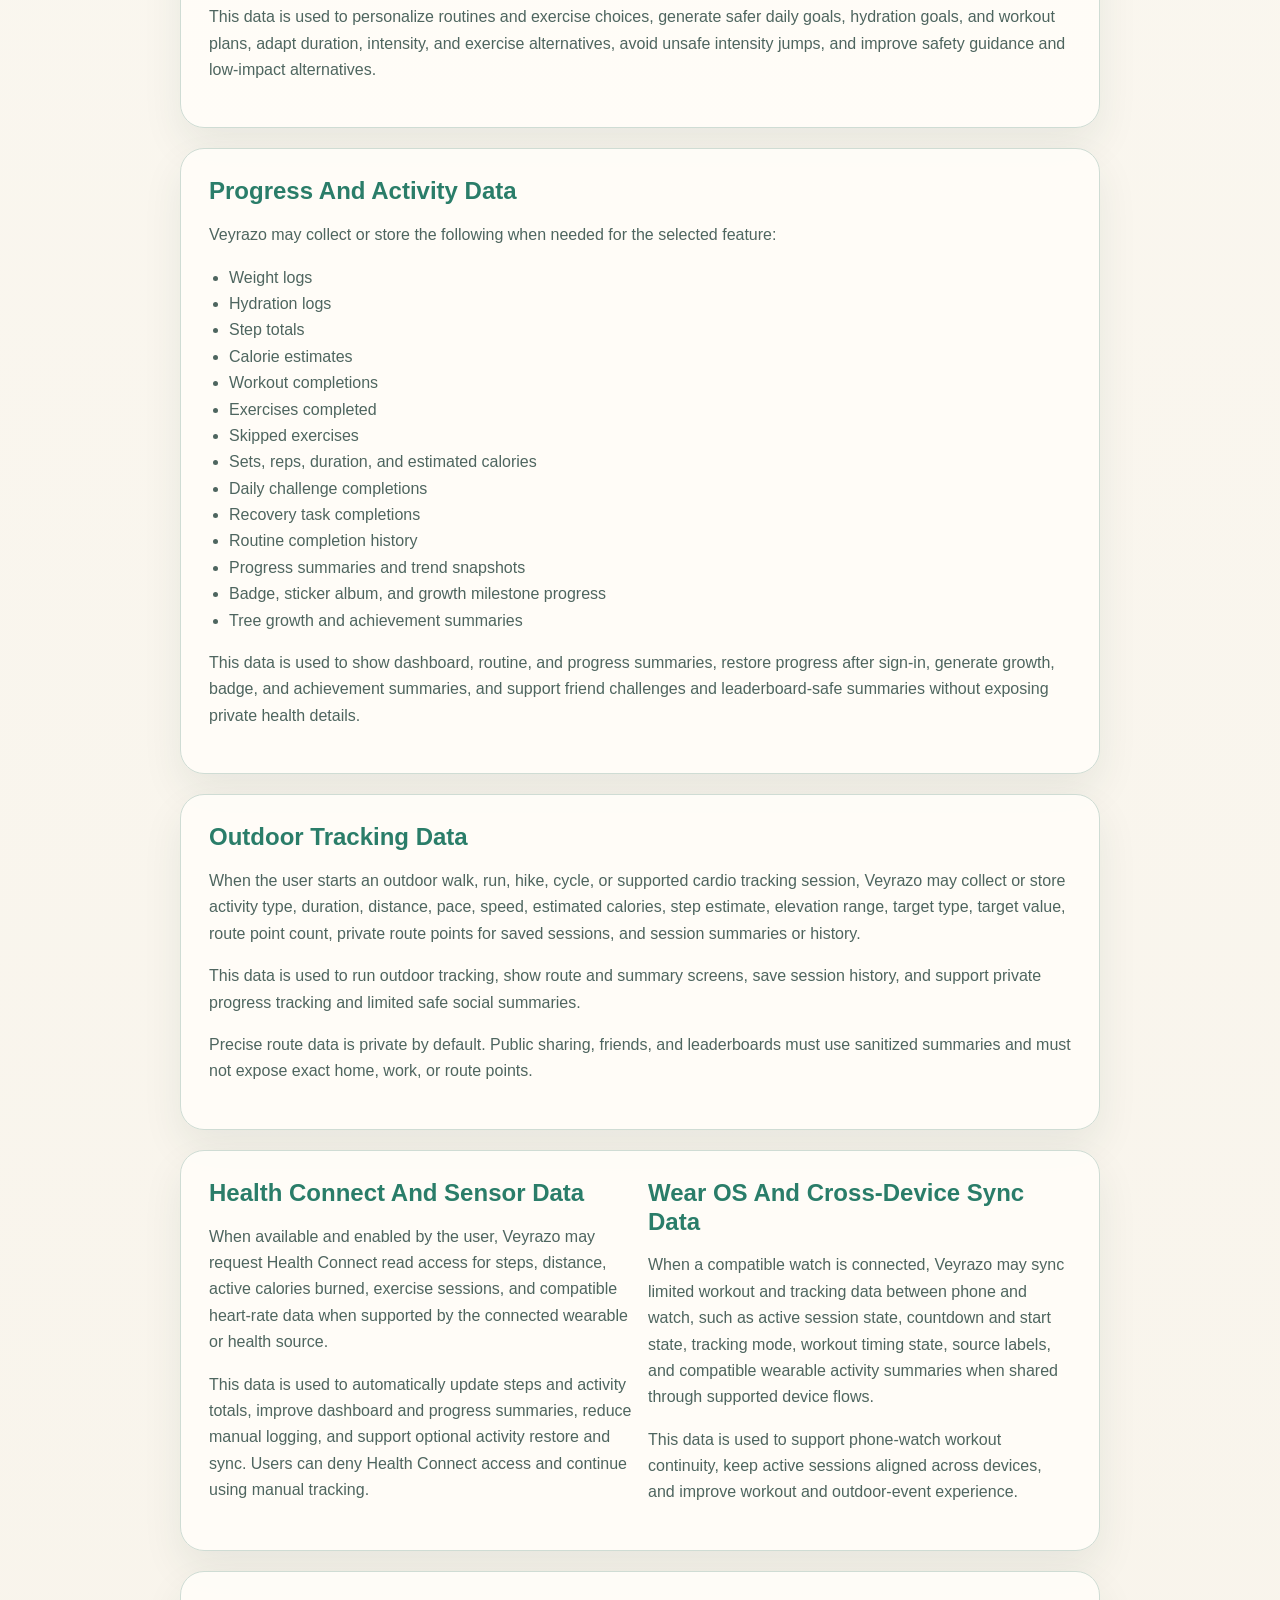
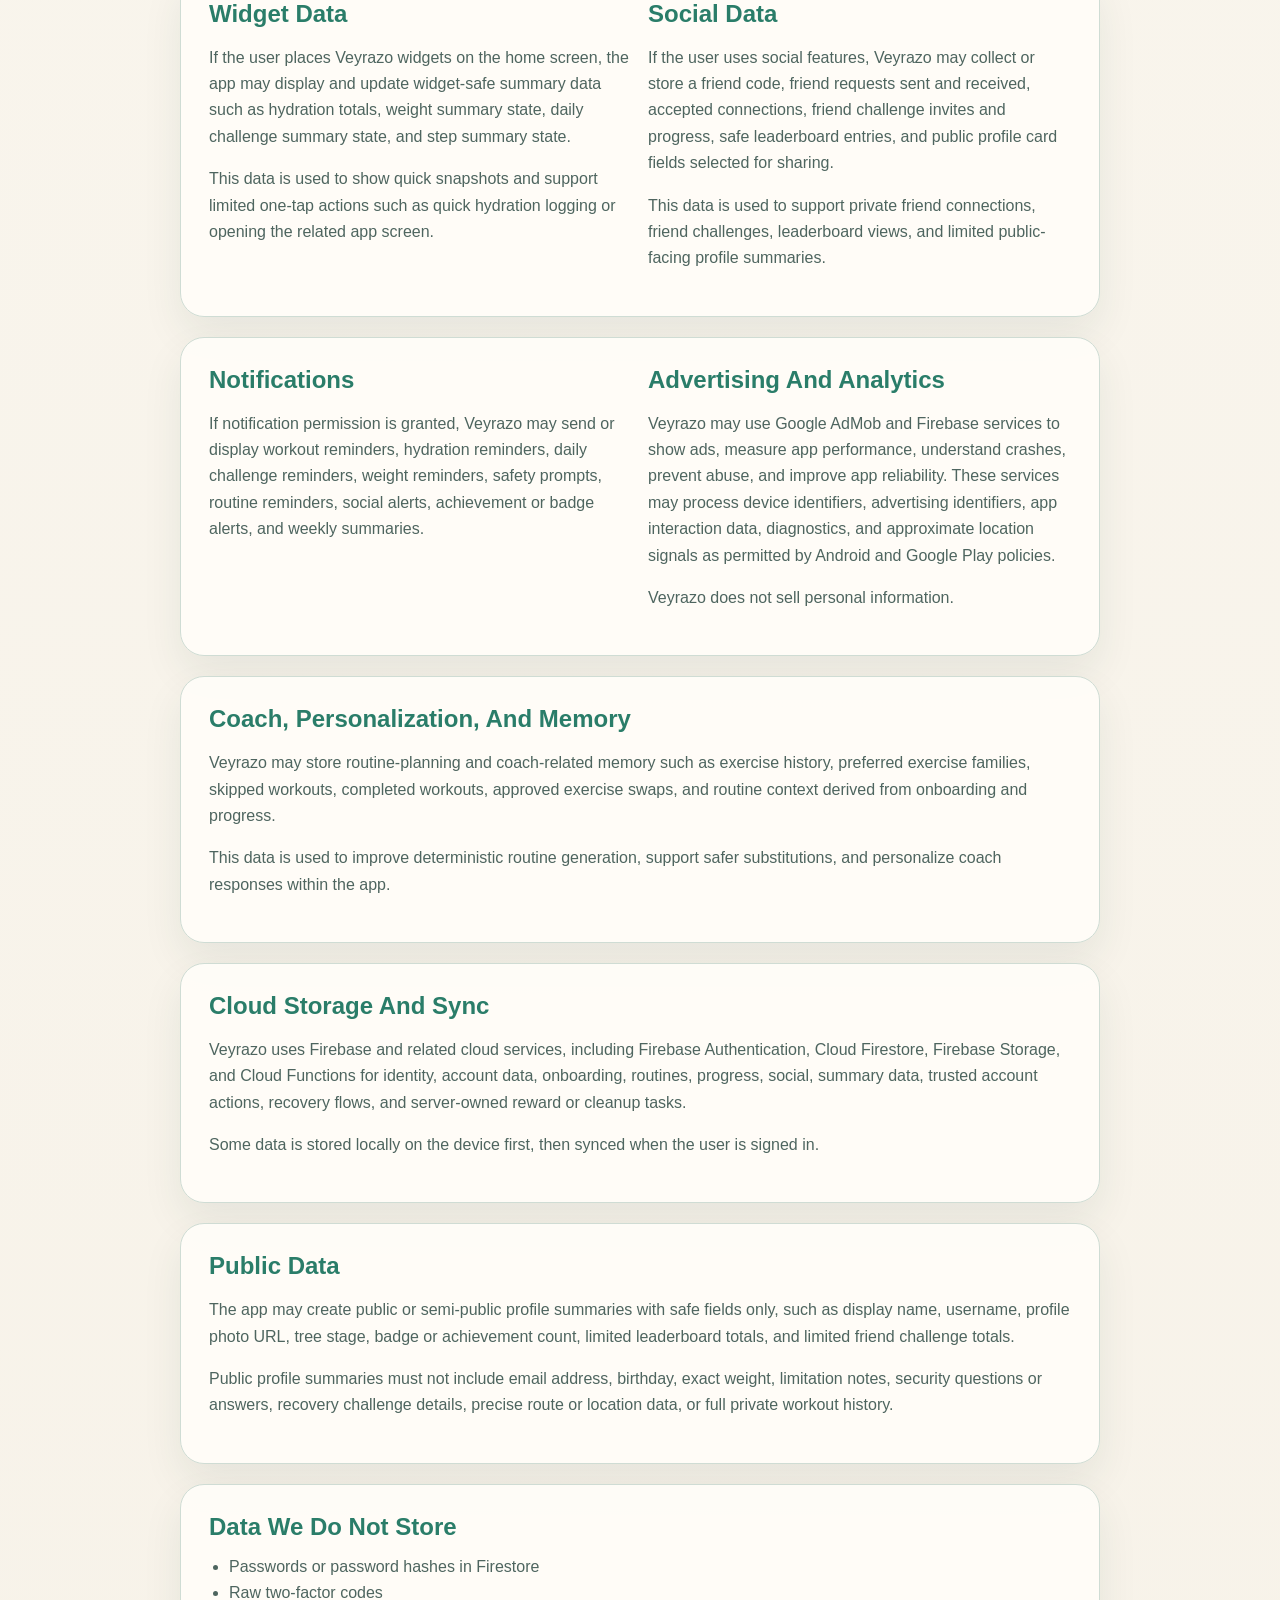
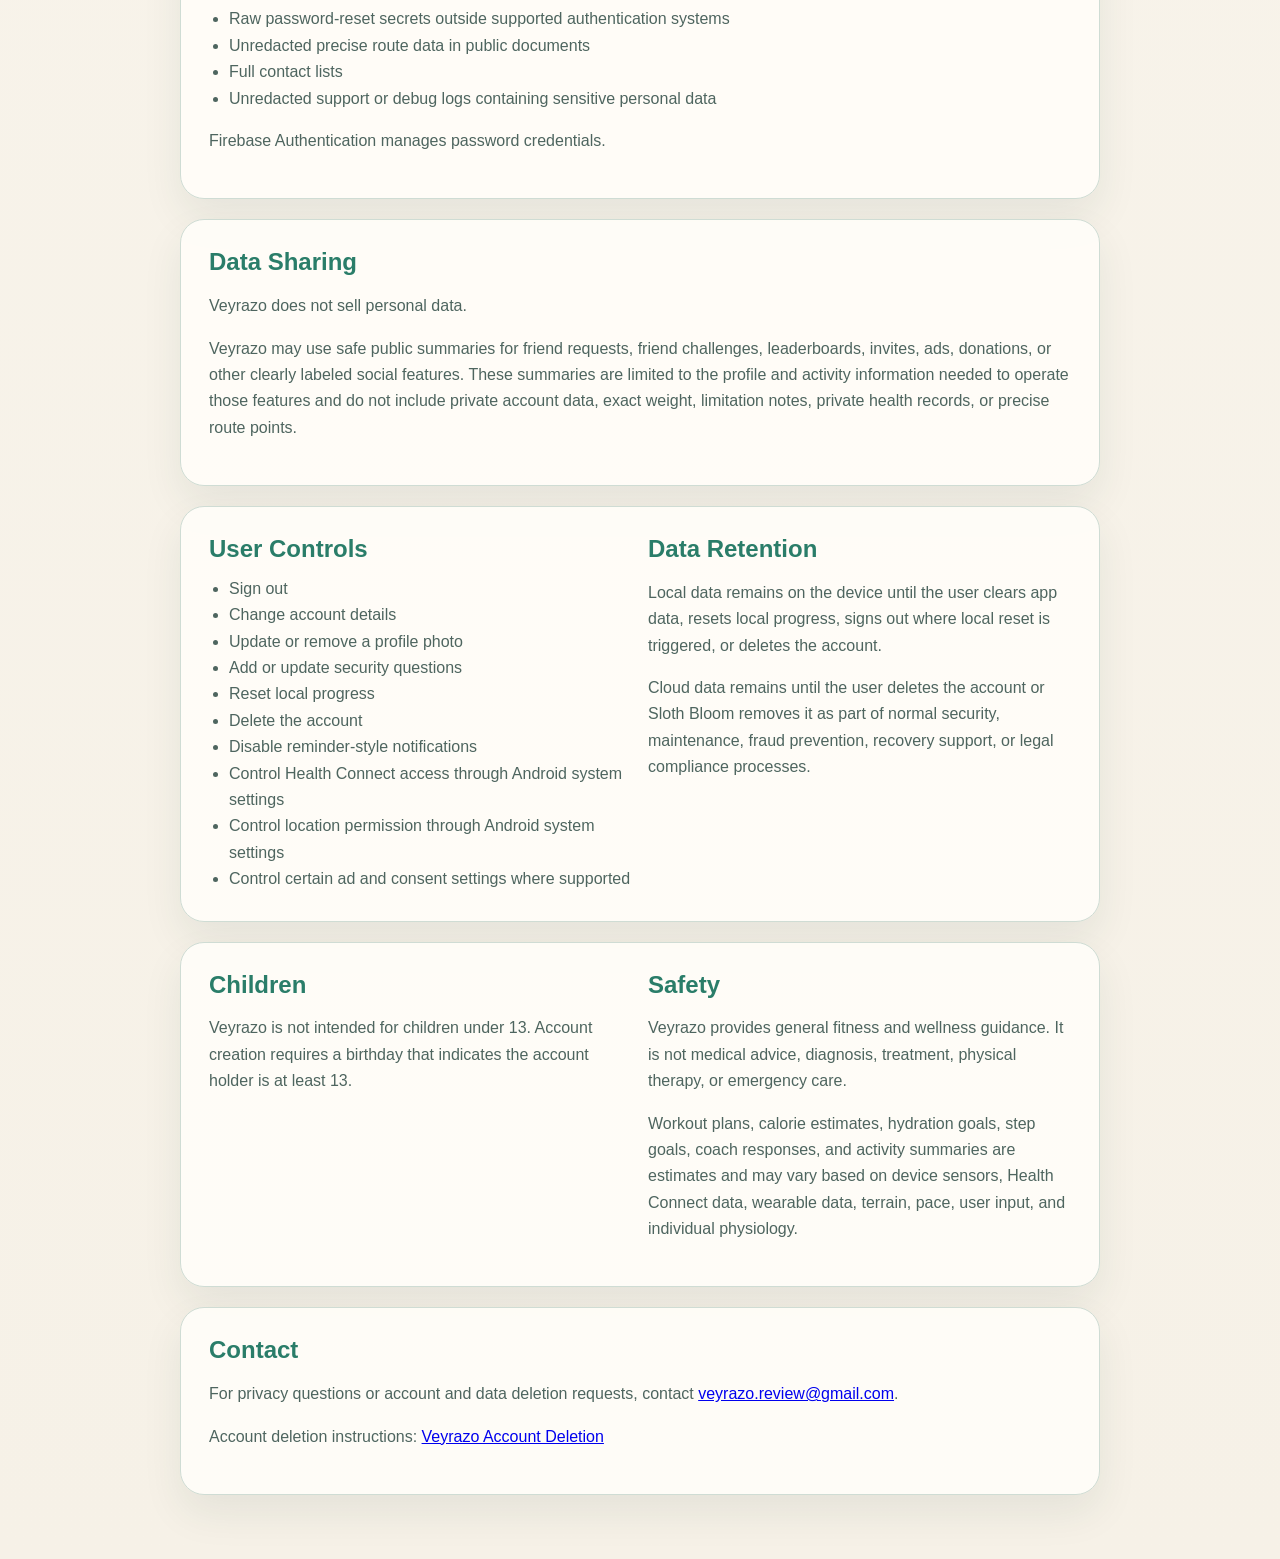
<file: privacy-policy.html>
<!DOCTYPE html>
<html lang="en">
<head>
    <meta charset="utf-8">
    <meta name="viewport" content="width=device-width, initial-scale=1">
    <title>Veyrazo Privacy Policy</title>
    <style>
        :root {
            color-scheme: light;
            --bg: #f6f1e7;
            --card: #fffdf8;
            --ink: #183f36;
            --muted: #4e655f;
            --line: #cfdcd4;
            --accent: #2a7d69;
        }

        * {
            box-sizing: border-box;
        }

        body {
            margin: 0;
            font-family: "Segoe UI", Arial, sans-serif;
            line-height: 1.65;
            background: linear-gradient(180deg, #fbf8f1 0%, var(--bg) 100%);
            color: var(--ink);
        }

        main {
            max-width: 960px;
            margin: 0 auto;
            padding: 40px 20px 64px;
        }

        .hero,
        section {
            background: rgba(255, 253, 248, 0.95);
            border: 1px solid var(--line);
            border-radius: 24px;
            padding: 28px;
            box-shadow: 0 18px 40px rgba(24, 63, 54, 0.08);
        }

        .hero {
            margin-bottom: 20px;
            background: linear-gradient(135deg, rgba(204, 233, 220, 0.9), rgba(255, 250, 240, 0.98));
        }

        section {
            margin-top: 20px;
        }

        h1,
        h2,
        h3 {
            margin: 0 0 12px;
            line-height: 1.2;
        }

        h1 {
            font-size: clamp(2.2rem, 5vw, 3.4rem);
        }

        h2 {
            font-size: 1.5rem;
            color: var(--accent);
        }

        p,
        li {
            font-size: 1rem;
            color: var(--muted);
        }

        ul {
            margin: 10px 0 0 20px;
            padding: 0;
        }

        .eyebrow {
            text-transform: uppercase;
            letter-spacing: 0.14em;
            font-size: 0.8rem;
            font-weight: 700;
            color: var(--accent);
            margin-bottom: 10px;
        }

        .updated {
            margin-top: 16px;
            font-weight: 600;
            color: var(--ink);
        }

        .grid {
            display: grid;
            gap: 16px;
        }

        @media (min-width: 800px) {
            .grid {
                grid-template-columns: repeat(2, minmax(0, 1fr));
            }
        }
    </style>
</head>
<body>
<main>
    <section class="hero">
        <div class="eyebrow">Sloth Bloom</div>
        <h1>Veyrazo Privacy Policy</h1>
        <p>Veyrazo is a fitness and wellness app from Sloth Bloom. It helps users create an account, complete onboarding, build adaptive home and outdoor routines, track health and workout progress, use widgets, connect a Wear OS watch, view guided workout links, and use optional social and reward features.</p>
        <p>This policy explains what data Veyrazo may collect, store, sync, process, and share when those features are used.</p>
        <p class="updated">Last updated: July 4, 2026</p>
    </section>

    <section>
        <h2>Account And Security Data</h2>
        <p>Veyrazo may collect or store the following when needed for the selected feature:</p>
        <ul>
            <li>Username</li>
            <li>Email address</li>
            <li>Display name</li>
            <li>Birthday</li>
            <li>Profile photo when uploaded by the user</li>
            <li>Authentication status</li>
            <li>Session status</li>
            <li>Email verification status</li>
            <li>Trusted-device status</li>
            <li>Two-factor security preferences</li>
            <li>Security questions and user-provided security answers</li>
            <li>Account recovery challenge status and related verification state</li>
        </ul>
        <p>This data is used to create and secure the account, support sign-in by email or username, restore account data across devices, support password and username recovery, support email-code verification, trusted-device checks, and two-factor security, protect sensitive account actions, and display safe public profile details for friends, friend challenges, and leaderboard features.</p>
    </section>

    <section>
        <h2>Onboarding And Fitness Profile Data</h2>
        <p>Veyrazo may collect or store the following when needed for the selected feature:</p>
        <ul>
            <li>Main goal</li>
            <li>Fitness goal</li>
            <li>Activity level</li>
            <li>Age</li>
            <li>Height</li>
            <li>Weight when provided</li>
            <li>Hydration-related body basics</li>
            <li>Workout days</li>
            <li>Active days</li>
            <li>Preferred workout duration</li>
            <li>Routine length</li>
            <li>Routine style preferences</li>
            <li>Focus-day selections</li>
            <li>Limitation or injury notes entered by the user</li>
            <li>Daily challenge preferences</li>
            <li>Routine and recovery preferences</li>
        </ul>
        <p>This data is used to personalize routines and exercise choices, generate safer daily goals, hydration goals, and workout plans, adapt duration, intensity, and exercise alternatives, avoid unsafe intensity jumps, and improve safety guidance and low-impact alternatives.</p>
    </section>

    <section>
        <h2>Progress And Activity Data</h2>
        <p>Veyrazo may collect or store the following when needed for the selected feature:</p>
        <ul>
            <li>Weight logs</li>
            <li>Hydration logs</li>
            <li>Step totals</li>
            <li>Calorie estimates</li>
            <li>Workout completions</li>
            <li>Exercises completed</li>
            <li>Skipped exercises</li>
            <li>Sets, reps, duration, and estimated calories</li>
            <li>Daily challenge completions</li>
            <li>Recovery task completions</li>
            <li>Routine completion history</li>
            <li>Progress summaries and trend snapshots</li>
            <li>Badge, sticker album, and growth milestone progress</li>
            <li>Tree growth and achievement summaries</li>
        </ul>
        <p>This data is used to show dashboard, routine, and progress summaries, restore progress after sign-in, generate growth, badge, and achievement summaries, and support friend challenges and leaderboard-safe summaries without exposing private health details.</p>
    </section>

    <section>
        <h2>Outdoor Tracking Data</h2>
        <p>When the user starts an outdoor walk, run, hike, cycle, or supported cardio tracking session, Veyrazo may collect or store activity type, duration, distance, pace, speed, estimated calories, step estimate, elevation range, target type, target value, route point count, private route points for saved sessions, and session summaries or history.</p>
        <p>This data is used to run outdoor tracking, show route and summary screens, save session history, and support private progress tracking and limited safe social summaries.</p>
        <p>Precise route data is private by default. Public sharing, friends, and leaderboards must use sanitized summaries and must not expose exact home, work, or route points.</p>
    </section>

    <section class="grid">
        <div>
            <h2>Health Connect And Sensor Data</h2>
            <p>When available and enabled by the user, Veyrazo may request Health Connect read access for steps, distance, active calories burned, exercise sessions, and compatible heart-rate data when supported by the connected wearable or health source.</p>
            <p>This data is used to automatically update steps and activity totals, improve dashboard and progress summaries, reduce manual logging, and support optional activity restore and sync. Users can deny Health Connect access and continue using manual tracking.</p>
        </div>
        <div>
            <h2>Wear OS And Cross-Device Sync Data</h2>
            <p>When a compatible watch is connected, Veyrazo may sync limited workout and tracking data between phone and watch, such as active session state, countdown and start state, tracking mode, workout timing state, source labels, and compatible wearable activity summaries when shared through supported device flows.</p>
            <p>This data is used to support phone-watch workout continuity, keep active sessions aligned across devices, and improve workout and outdoor-event experience.</p>
        </div>
    </section>

    <section class="grid">
        <div>
            <h2>Widget Data</h2>
            <p>If the user places Veyrazo widgets on the home screen, the app may display and update widget-safe summary data such as hydration totals, weight summary state, daily challenge summary state, and step summary state.</p>
            <p>This data is used to show quick snapshots and support limited one-tap actions such as quick hydration logging or opening the related app screen.</p>
        </div>
        <div>
            <h2>Social Data</h2>
            <p>If the user uses social features, Veyrazo may collect or store a friend code, friend requests sent and received, accepted connections, friend challenge invites and progress, safe leaderboard entries, and public profile card fields selected for sharing.</p>
            <p>This data is used to support private friend connections, friend challenges, leaderboard views, and limited public-facing profile summaries.</p>
        </div>
    </section>

    <section class="grid">
        <div>
            <h2>Notifications</h2>
            <p>If notification permission is granted, Veyrazo may send or display workout reminders, hydration reminders, daily challenge reminders, weight reminders, safety prompts, routine reminders, social alerts, achievement or badge alerts, and weekly summaries.</p>
        </div>
        <div>
            <h2>Advertising And Analytics</h2>
            <p>Veyrazo may use Google AdMob and Firebase services to show ads, measure app performance, understand crashes, prevent abuse, and improve app reliability. These services may process device identifiers, advertising identifiers, app interaction data, diagnostics, and approximate location signals as permitted by Android and Google Play policies.</p>
            <p>Veyrazo does not sell personal information.</p>
        </div>
    </section>

    <section>
        <h2>Coach, Personalization, And Memory</h2>
        <p>Veyrazo may store routine-planning and coach-related memory such as exercise history, preferred exercise families, skipped workouts, completed workouts, approved exercise swaps, and routine context derived from onboarding and progress.</p>
        <p>This data is used to improve deterministic routine generation, support safer substitutions, and personalize coach responses within the app.</p>
    </section>

    <section>
        <h2>Cloud Storage And Sync</h2>
        <p>Veyrazo uses Firebase and related cloud services, including Firebase Authentication, Cloud Firestore, Firebase Storage, and Cloud Functions for identity, account data, onboarding, routines, progress, social, summary data, trusted account actions, recovery flows, and server-owned reward or cleanup tasks.</p>
        <p>Some data is stored locally on the device first, then synced when the user is signed in.</p>
    </section>

    <section>
        <h2>Public Data</h2>
        <p>The app may create public or semi-public profile summaries with safe fields only, such as display name, username, profile photo URL, tree stage, badge or achievement count, limited leaderboard totals, and limited friend challenge totals.</p>
        <p>Public profile summaries must not include email address, birthday, exact weight, limitation notes, security questions or answers, recovery challenge details, precise route or location data, or full private workout history.</p>
    </section>

    <section>
        <h2>Data We Do Not Store</h2>
        <ul>
            <li>Passwords or password hashes in Firestore</li>
            <li>Raw two-factor codes</li>
            <li>Raw password-reset secrets outside supported authentication systems</li>
            <li>Unredacted precise route data in public documents</li>
            <li>Full contact lists</li>
            <li>Unredacted support or debug logs containing sensitive personal data</li>
        </ul>
        <p>Firebase Authentication manages password credentials.</p>
    </section>

    <section>
        <h2>Data Sharing</h2>
        <p>Veyrazo does not sell personal data.</p>
        <p>Veyrazo may use safe public summaries for friend requests, friend challenges, leaderboards, invites, ads, donations, or other clearly labeled social features. These summaries are limited to the profile and activity information needed to operate those features and do not include private account data, exact weight, limitation notes, private health records, or precise route points.</p>
    </section>

    <section class="grid">
        <div>
            <h2>User Controls</h2>
            <ul>
                <li>Sign out</li>
                <li>Change account details</li>
                <li>Update or remove a profile photo</li>
                <li>Add or update security questions</li>
                <li>Reset local progress</li>
                <li>Delete the account</li>
                <li>Disable reminder-style notifications</li>
                <li>Control Health Connect access through Android system settings</li>
                <li>Control location permission through Android system settings</li>
                <li>Control certain ad and consent settings where supported</li>
            </ul>
        </div>
        <div>
            <h2>Data Retention</h2>
            <p>Local data remains on the device until the user clears app data, resets local progress, signs out where local reset is triggered, or deletes the account.</p>
            <p>Cloud data remains until the user deletes the account or Sloth Bloom removes it as part of normal security, maintenance, fraud prevention, recovery support, or legal compliance processes.</p>
        </div>
    </section>

    <section class="grid">
        <div>
            <h2>Children</h2>
            <p>Veyrazo is not intended for children under 13. Account creation requires a birthday that indicates the account holder is at least 13.</p>
        </div>
        <div>
            <h2>Safety</h2>
            <p>Veyrazo provides general fitness and wellness guidance. It is not medical advice, diagnosis, treatment, physical therapy, or emergency care.</p>
            <p>Workout plans, calorie estimates, hydration goals, step goals, coach responses, and activity summaries are estimates and may vary based on device sensors, Health Connect data, wearable data, terrain, pace, user input, and individual physiology.</p>
        </div>
    </section>

    <section>
        <h2>Contact</h2>
        <p>For privacy questions or account and data deletion requests, contact <a href="mailto:veyrazo.review@gmail.com">veyrazo.review@gmail.com</a>.</p>
        <p>Account deletion instructions: <a href="delete-account.html">Veyrazo Account Deletion</a></p>
    </section>
</main>
</body>
</html>
</file>
<file: ios-legal.css>
:root{color-scheme:light;--ink:#183f36;--muted:#4e655f;--accent:#226854;--line:#cfdcd4}*{box-sizing:border-box}body{margin:0;background:#f6f1e7;color:var(--ink);font:1rem/1.7 system-ui,-apple-system,BlinkMacSystemFont,"Segoe UI",sans-serif}main{max-width:52rem;margin:auto;padding:2rem 1rem 4rem}header,section{background:#fffdf8;border:1px solid var(--line);border-radius:1.25rem;padding:clamp(1rem,4vw,2rem);margin-bottom:1rem}h1{font-size:clamp(1.8rem,5vw,2.8rem);line-height:1.2}h2{font-size:1.4rem;line-height:1.35}h1,h2{margin-top:0}a{color:var(--accent);text-underline-offset:.2em;overflow-wrap:anywhere}a:focus-visible{outline:3px solid var(--accent);outline-offset:4px}nav{display:flex;flex-wrap:wrap;gap:.75rem 1.5rem;margin-bottom:1.5rem}nav a{display:inline-block;padding:.4rem 0}li{margin:.6rem 0}p{overflow-wrap:anywhere}.notice{border-left:5px solid #936000;padding:1rem;background:#fff2cd}.meta{color:var(--muted)}footer{margin-top:1.5rem}
</file>
